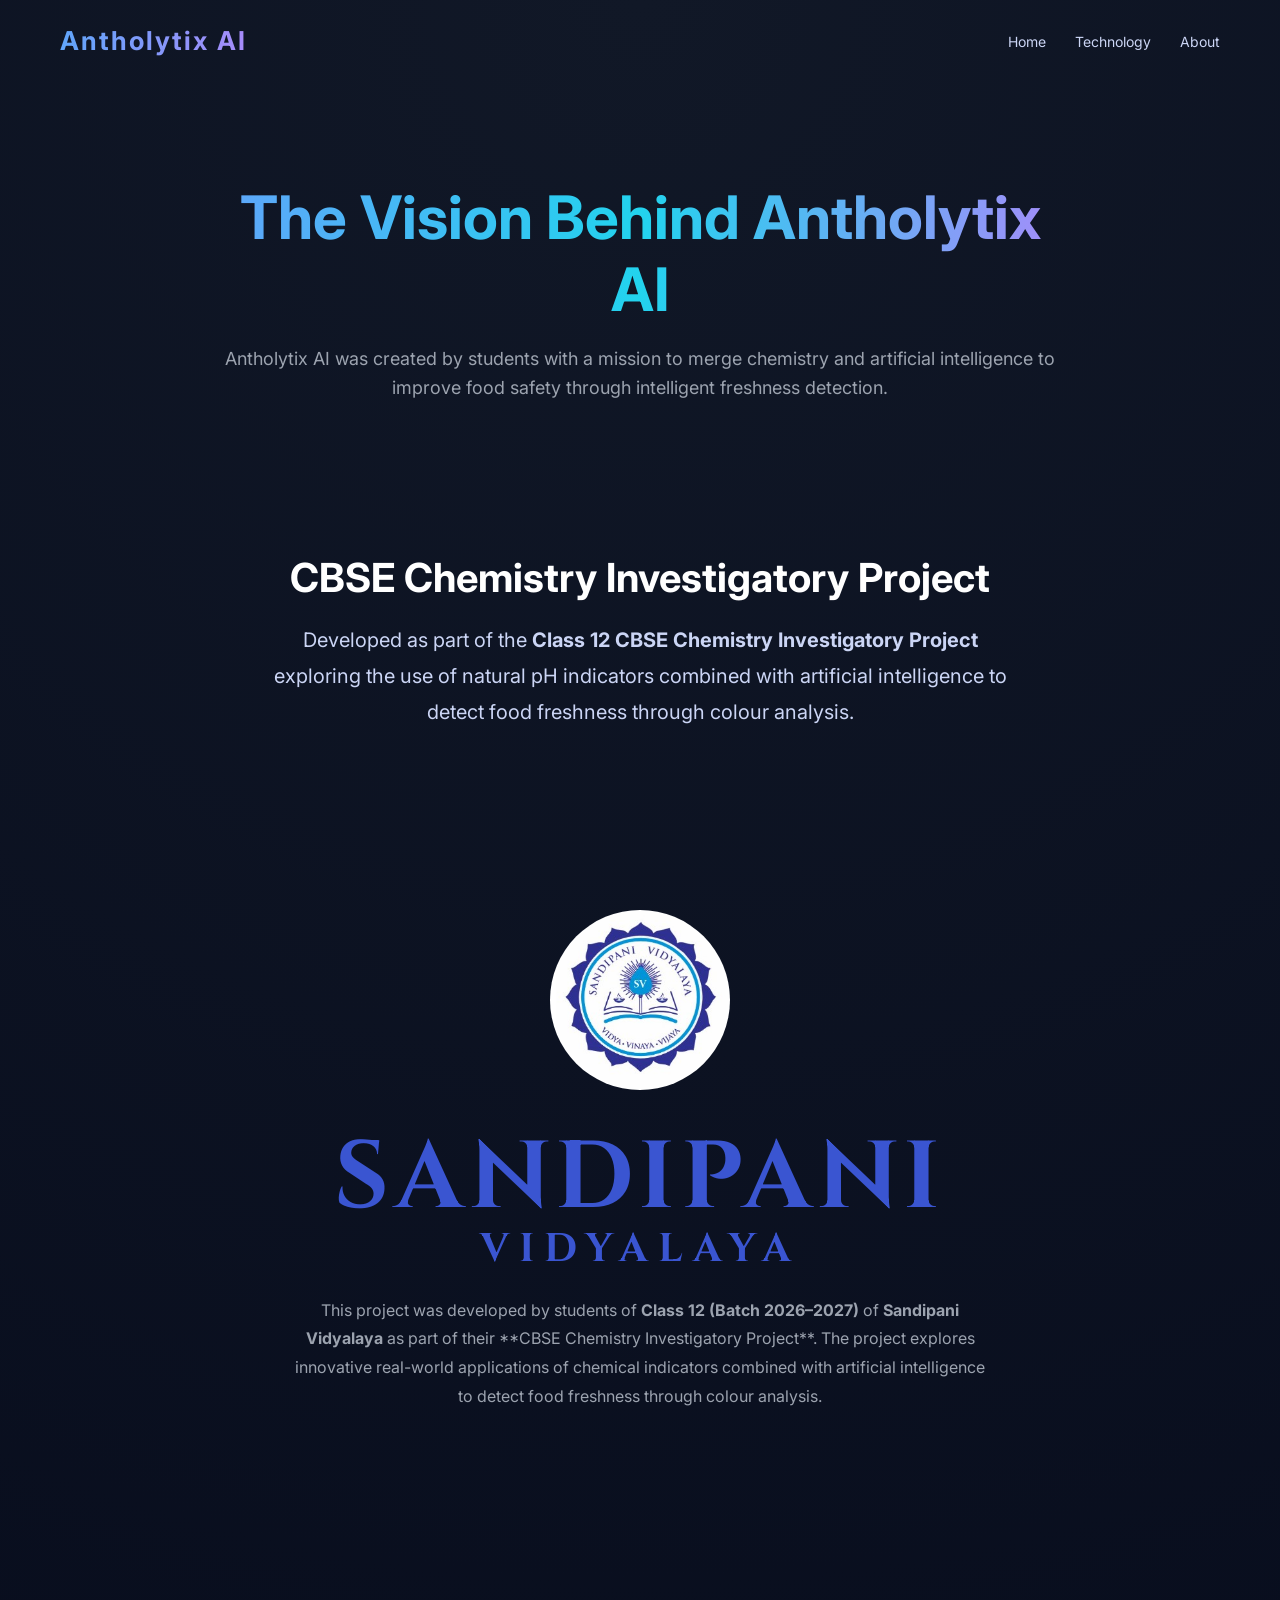
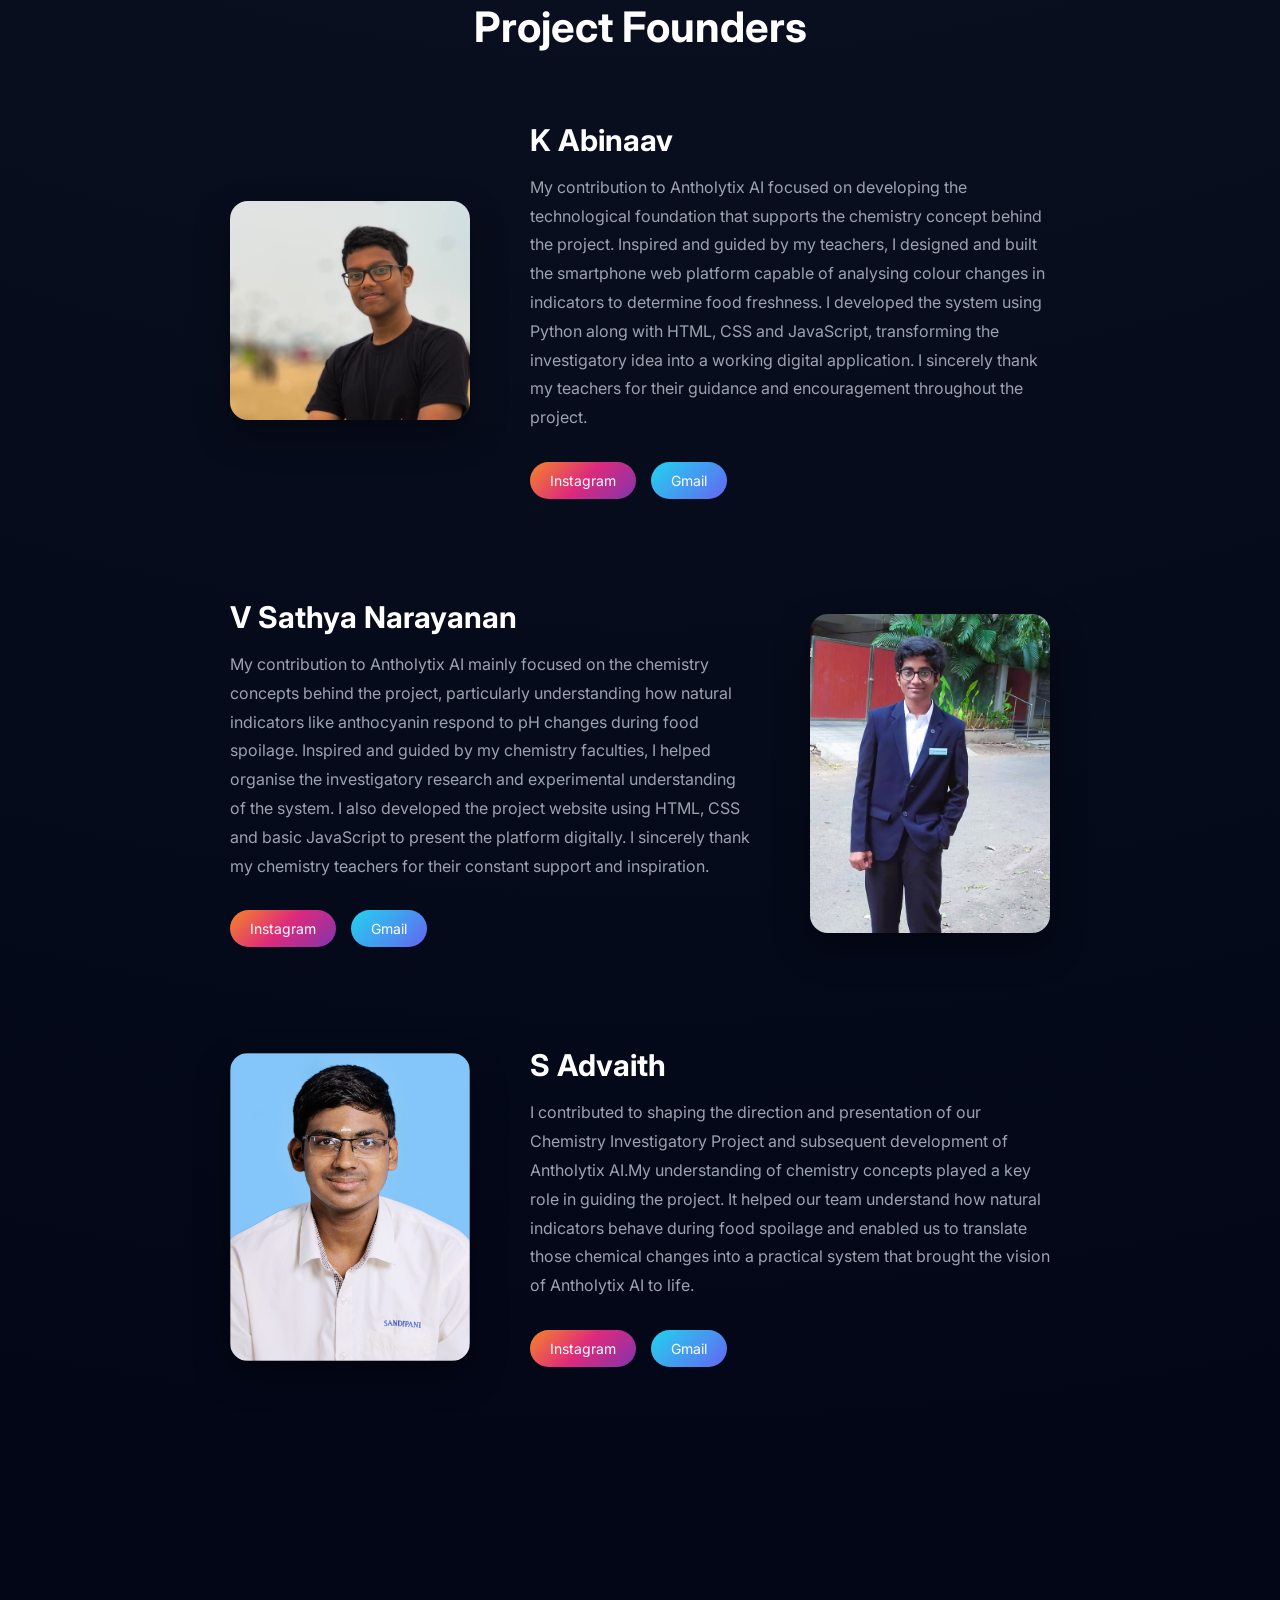
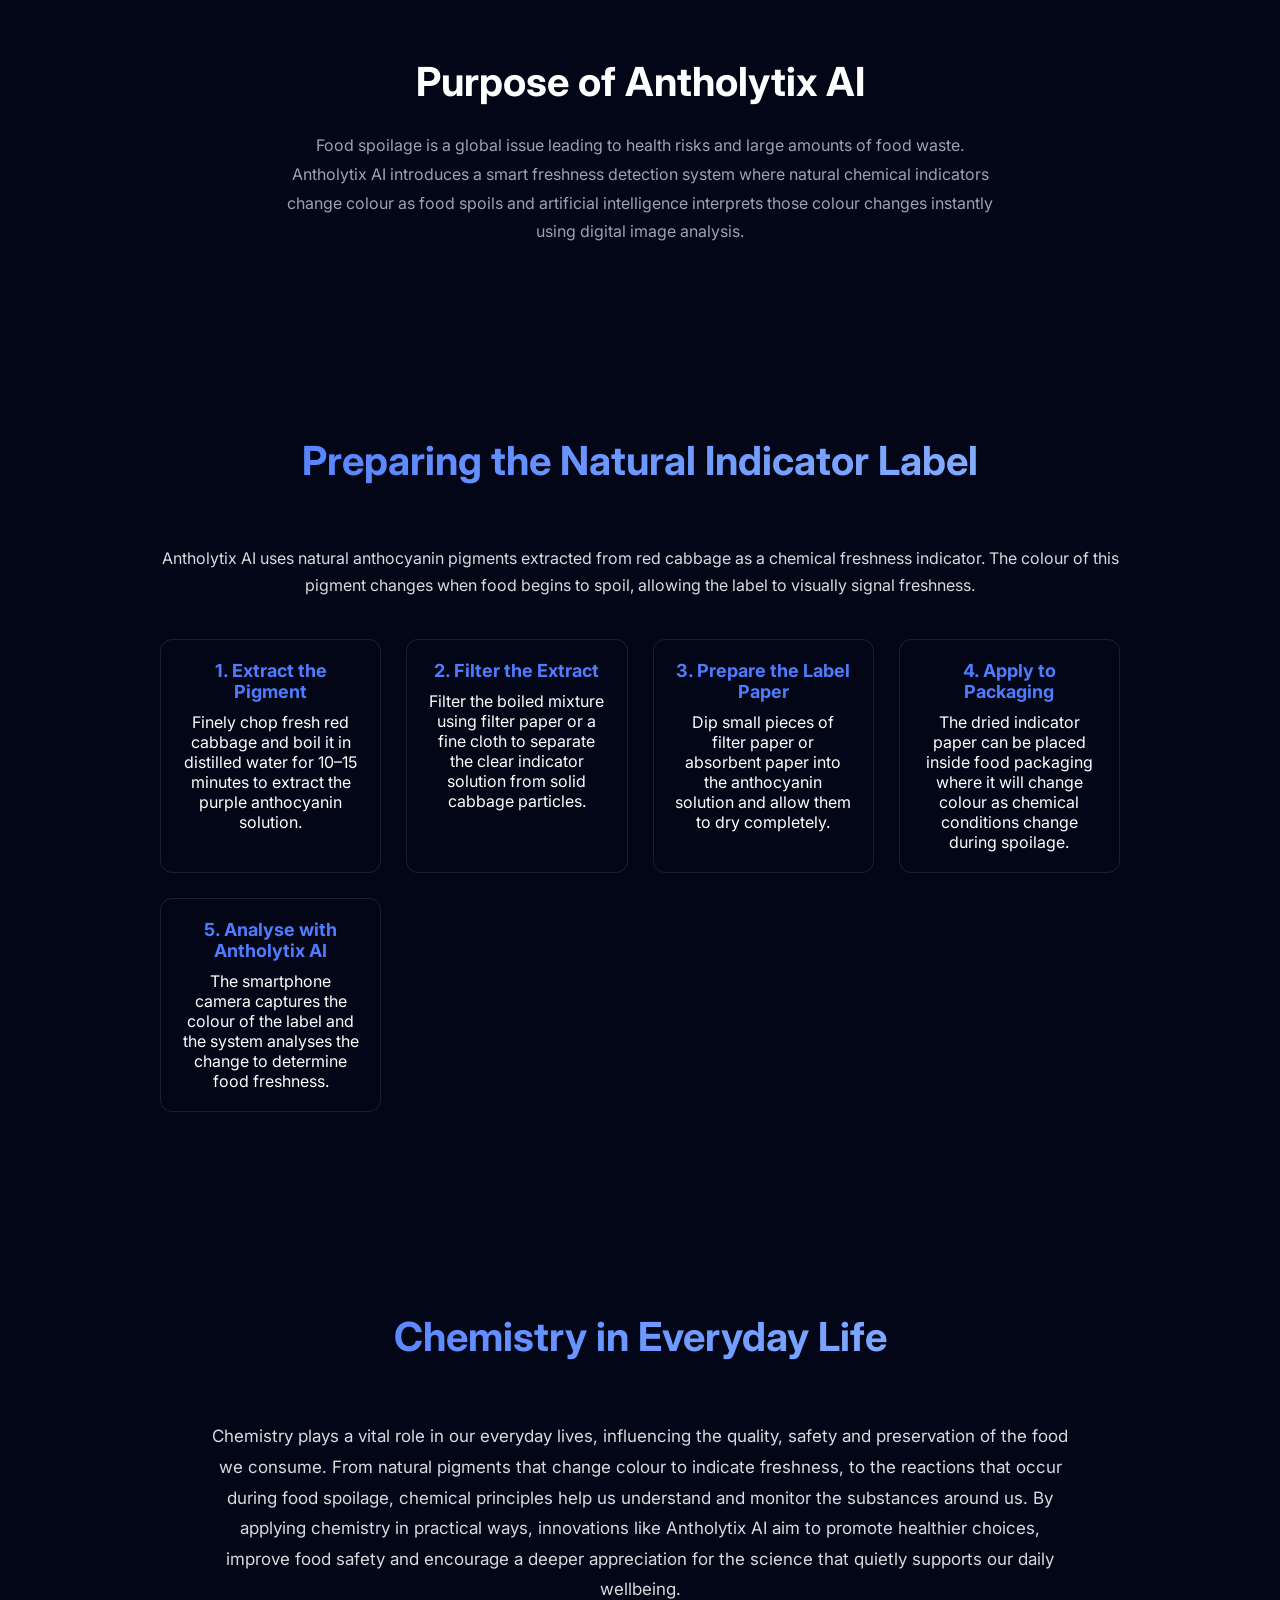
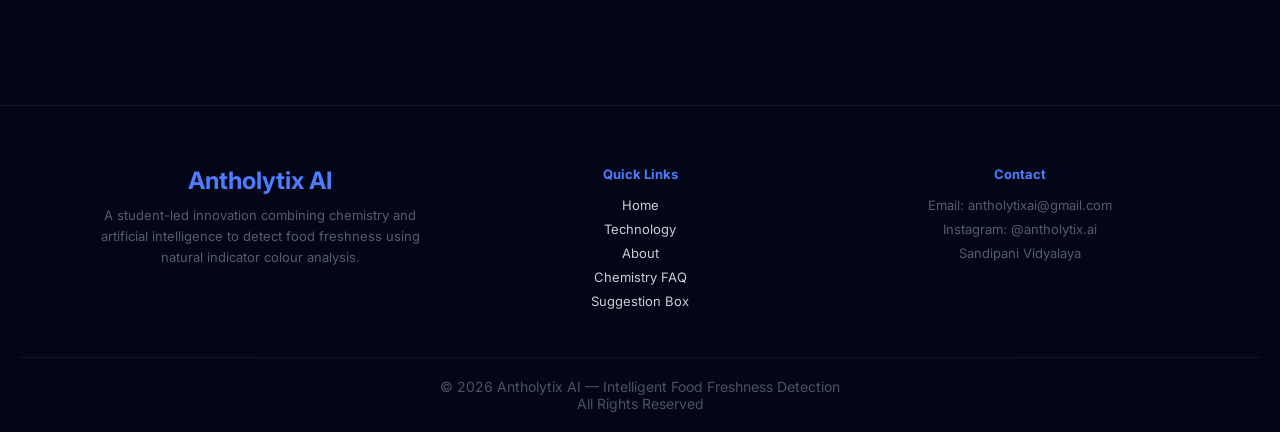
<file: Antholytix AI/templates/about.html>
<!DOCTYPE html>
<html lang="en">

<head>
<link href="https://fonts.googleapis.com/css2?family=Cinzel:wght@600;700&display=swap" rel="stylesheet">
<meta charset="UTF-8">
<meta name="viewport" content="width=device-width, initial-scale=1.0">

<title>About | Antholytix AI</title>

<link rel="stylesheet" href="../static/css/style.css">

<link href="https://fonts.googleapis.com/css2?family=Inter:wght@300;400;600;700&display=swap" rel="stylesheet">

</head>

<body>

<nav>

<div class="logo">Antholytix AI</div>

<div class="navlinks">
<a href="home.html">Home</a>
<a href="technology.html">Technology</a>
<a href="about.html">About</a>
</div>

</nav>



<!-- HERO -->

<section class="about-hero">

<h1 class="gradient-title">The Vision Behind Antholytix AI</h1>

<p>
Antholytix AI was created by students with a mission to merge
chemistry and artificial intelligence to improve food safety
through intelligent freshness detection.
</p>

</section>



<!-- PROJECT -->

<section class="project-highlight">

<h2>CBSE Chemistry Investigatory Project</h2>

<p class="big-text">

Developed as part of the  
<b>Class 12 CBSE Chemistry Investigatory Project</b>

exploring the use of natural pH indicators combined with
artificial intelligence to detect food freshness through
colour analysis.

</p>

</section>



<!-- SCHOOL SECTION WITH LOGO + TITLE -->

<section class="school-section">

<div class="school-header">

<img src="../static/img/logo.jpg" class="school-logo">

<h1 class="school-name">SANDIPANI</h1>
<h2 class="school-sub">VIDYALAYA</h2>

</div>

<p class="school-desc">

This project was developed by students of  
<b>Class 12 (Batch 2026–2027)</b> of <b>Sandipani Vidyalaya</b>  
as part of their **CBSE Chemistry Investigatory Project**.

The project explores innovative real-world applications of
chemical indicators combined with artificial intelligence
to detect food freshness through colour analysis.

</p>

</section>



<!-- FOUNDERS -->

<section class="founders">

<h2>Project Founders</h2>



<div class="founder">

<img src="../static/img/abinaav.jpg" class="founder-img">

<div class="founder-text">

<h3>K Abinaav</h3>

<p>

My contribution to Antholytix AI focused on developing the technological 
foundation that supports the chemistry concept behind the project. 
Inspired and guided by my teachers, I designed and built the smartphone 
web platform capable of analysing colour changes in indicators to determine 
food freshness. I developed the system using Python along with HTML, CSS and 
JavaScript, transforming the investigatory idea into a working digital application. 
I sincerely thank my teachers for their guidance and encouragement throughout the project.

</p>

<div class="founder-buttons">

<a href="https://instagram.com/abinaavk" target="_blank" class="insta">Instagram</a>
<a href="mailto:vain.blackmail@gmail.com" class="mail">Gmail</a>

</div>

</div>

</div>



<div class="founder reverse">

<img src="../static/img/sathya.jpg" class="founder-img">

<div class="founder-text">

<h3>V Sathya Narayanan</h3>

<p>

My contribution to Antholytix AI mainly focused on the 
chemistry concepts behind the project, particularly understanding 
how natural indicators like anthocyanin respond to pH changes during 
food spoilage. Inspired and guided by my chemistry faculties, I 
helped organise the investigatory research and experimental understanding 
of the system. I also developed the project website using HTML, CSS 
and basic JavaScript to present the platform digitally. I sincerely thank 
my chemistry teachers for their constant support and inspiration.

</p>

<div class="founder-buttons">

<a href="https://instagram.com/yourstruly_sathyanv" target="_blank" class="insta">Instagram</a>
<a href="mailto:veeraragavansathyanarayanan@gmail.com" class="mail">Gmail</a>

</div>

</div>

</div>



<div class="founder">

<img src="../static/img/advaith.jpg" class="founder-img">

<div class="founder-text">

<h3>S Advaith</h3>

<p>

I contributed to shaping the direction and presentation
of our Chemistry Investigatory Project and 
subsequent development of Antholytix AI.My understanding 
of chemistry concepts played a key role in guiding the project. 
It helped our team understand how natural indicators behave 
during food spoilage and enabled us to translate those chemical changes into 
a practical system that brought the vision of Antholytix AI to life.

</p>

<div class="founder-buttons">

<a href="https://instagram.com/advaithsathish" target="_blank" class="insta">Instagram</a>
<a href="mailto:advaithjagadeesh2009@gmail.com" class="mail">Gmail</a>

</div>

</div>

</div>


</section>

<!-- PURPOSE -->

<section class="vision-section">

<h2>Purpose of Antholytix AI</h2>

<p>

Food spoilage is a global issue leading to health risks and
large amounts of food waste.

Antholytix AI introduces a smart freshness detection system
where natural chemical indicators change colour as food spoils
and artificial intelligence interprets those colour changes
instantly using digital image analysis.

</p>

</section>

<section class="indicator-section">

<h2 class="section-title">Preparing the Natural Indicator Label</h2>

<p class="indicator-intro">
Antholytix AI uses natural anthocyanin pigments extracted from red cabbage
as a chemical freshness indicator. The colour of this pigment changes when
food begins to spoil, allowing the label to visually signal freshness.
</p>

<div class="indicator-steps">

<div class="step">
<h3>1. Extract the Pigment</h3>
<p>Finely chop fresh red cabbage and boil it in distilled water for
10–15 minutes to extract the purple anthocyanin solution.</p>
</div>

<div class="step">
<h3>2. Filter the Extract</h3>
<p>Filter the boiled mixture using filter paper or a fine cloth to
separate the clear indicator solution from solid cabbage particles.</p>
</div>

<div class="step">
<h3>3. Prepare the Label Paper</h3>
<p>Dip small pieces of filter paper or absorbent paper into the
anthocyanin solution and allow them to dry completely.</p>
</div>

<div class="step">
<h3>4. Apply to Packaging</h3>
<p>The dried indicator paper can be placed inside food packaging
where it will change colour as chemical conditions change during spoilage.</p>
</div>

<div class="step">
<h3>5. Analyse with Antholytix AI</h3>
<p>The smartphone camera captures the colour of the label and the
system analyses the change to determine food freshness.</p>
</div>

</div>

</section>



<section class="chemistry-life">

<h2 class="section-title">Chemistry in Everyday Life</h2>

<p class="chemistry-text">
Chemistry plays a vital role in our everyday lives, influencing the quality, safety and preservation of the food we consume. From natural pigments that change colour to indicate freshness, to the reactions that occur during food spoilage, chemical principles help us understand and monitor the substances around us. By applying chemistry in practical ways, innovations like Antholytix AI aim to promote healthier choices, improve food safety and encourage a deeper appreciation for the science that quietly supports our daily wellbeing.
</p>

</section>


<footer class="main-footer">

<div class="footer-container">

<div class="footer-brand">
<h3>Antholytix AI</h3>
<p>
A student-led innovation combining chemistry and artificial
intelligence to detect food freshness using natural
indicator colour analysis.
</p>
</div>


<div class="footer-links">

<h4>Quick Links</h4>

<a href="home.html">Home</a>
<a href="technology.html">Technology</a>
<a href="about.html">About</a>
<a href="home.html#faq">Chemistry FAQ</a>
<a href="home.html#suggestions">Suggestion Box</a>

</div>


<div class="footer-contact">

<h4>Contact</h4>

<p>Email: antholytixai@gmail.com</p>
<p>Instagram: @antholytix.ai</p>
<p>Sandipani Vidyalaya</p>

</div>

</div>


<div class="footer-bottom">
<p>© 2026 Antholytix AI — Intelligent Food Freshness Detection<br>All Rights Reserved
</p>
</div>

</footer>


</body>
</html>
</file>
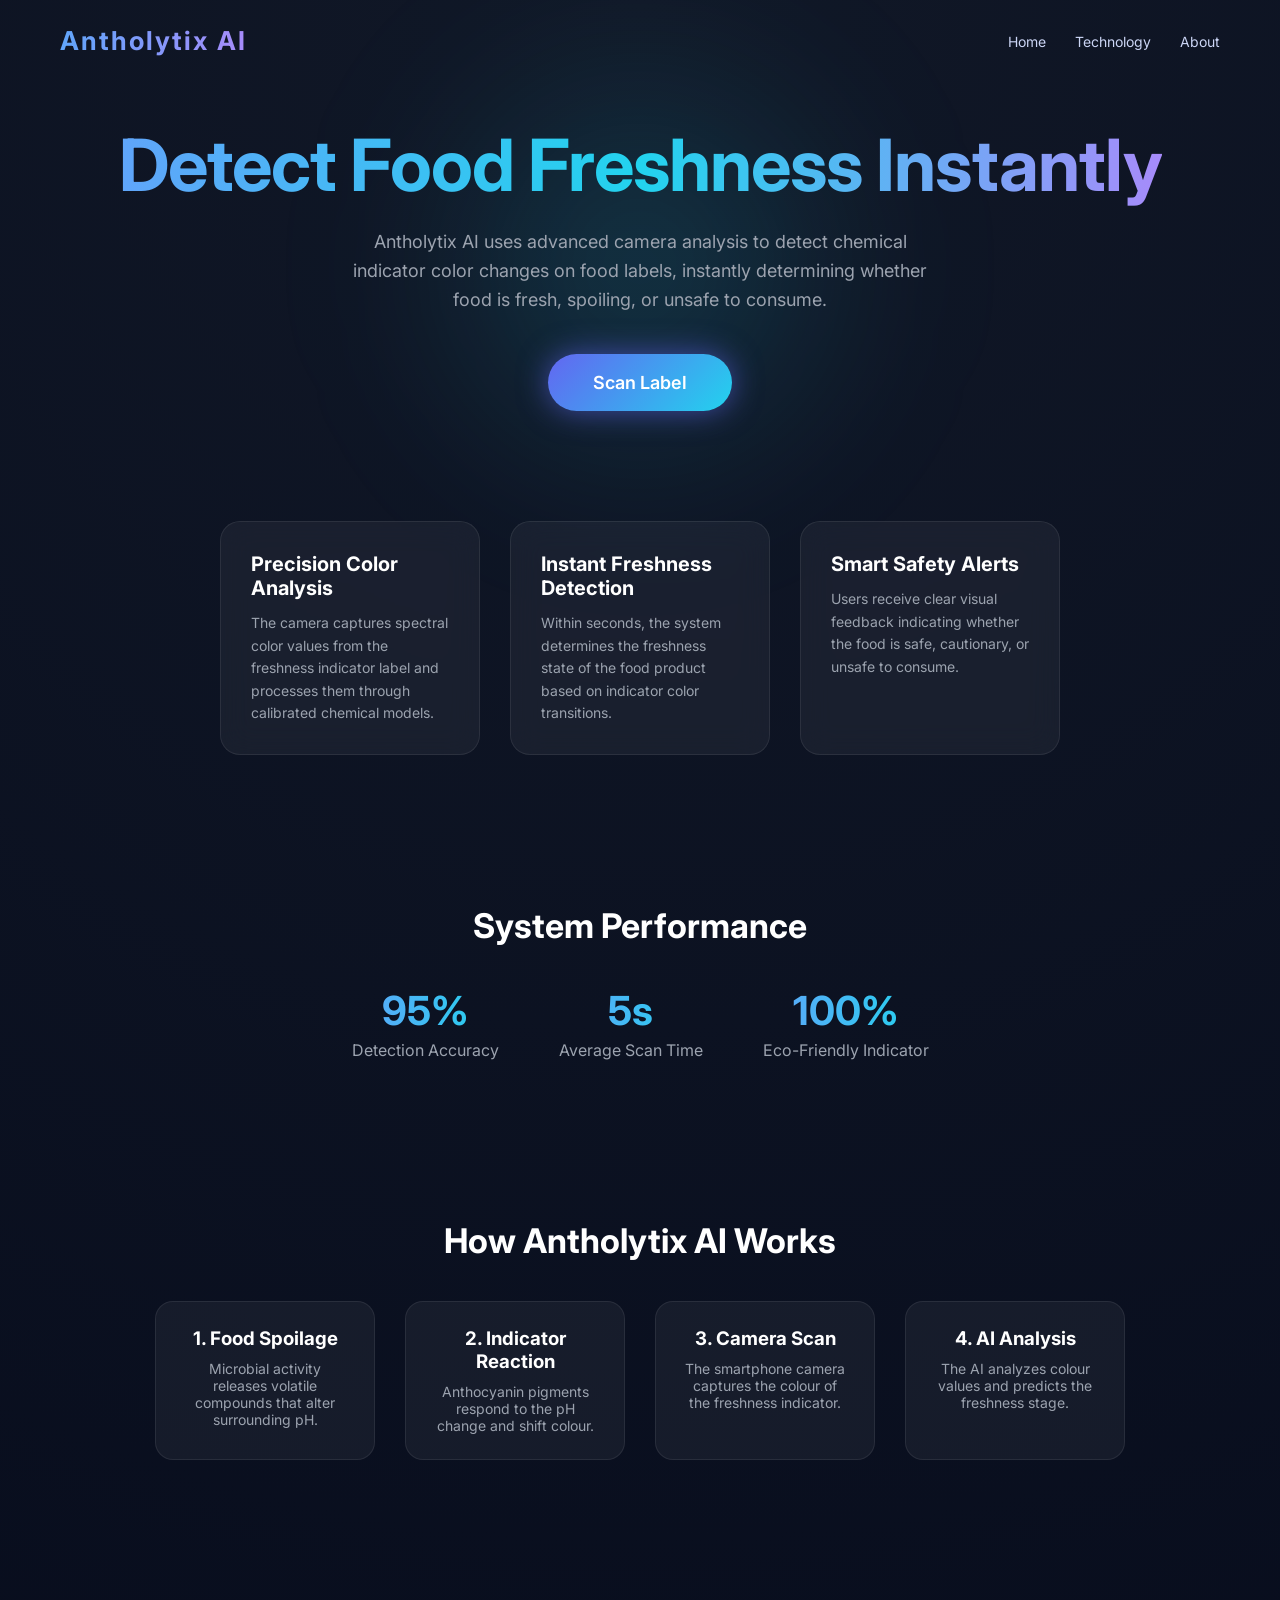
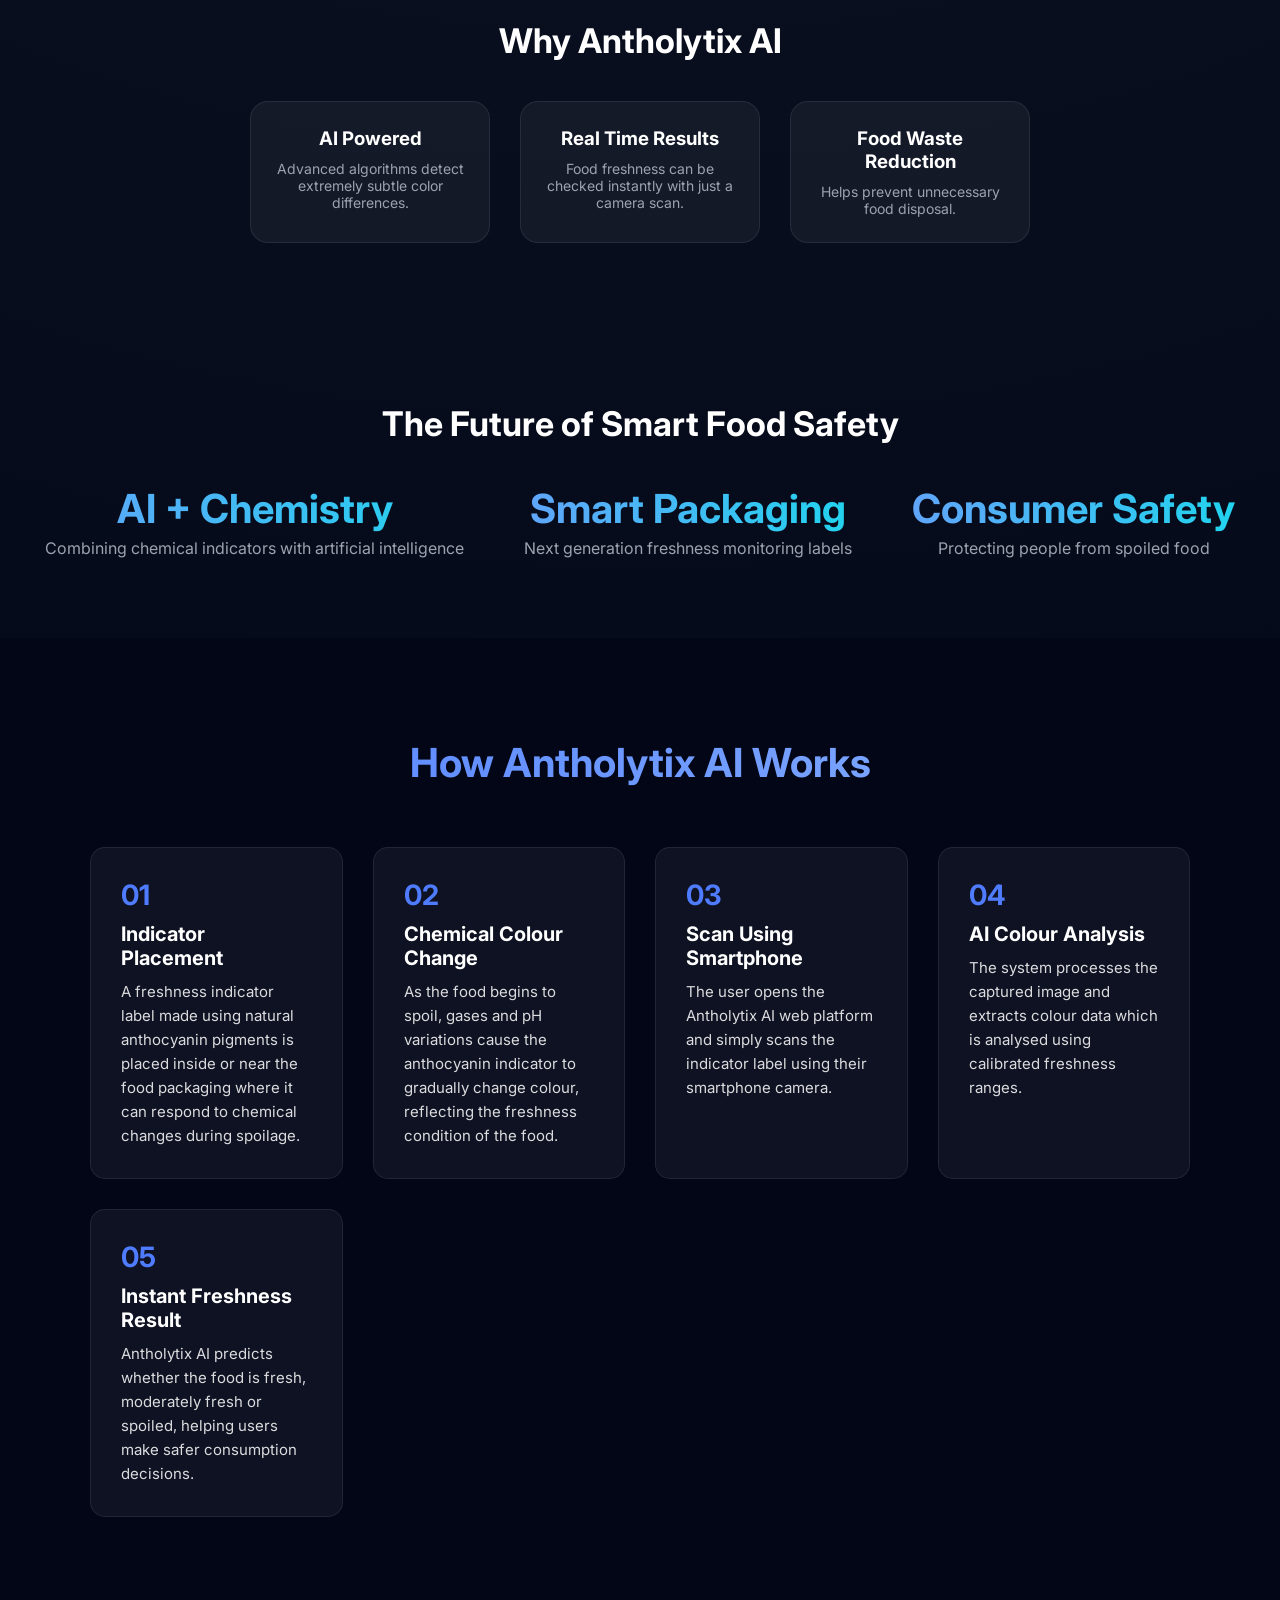
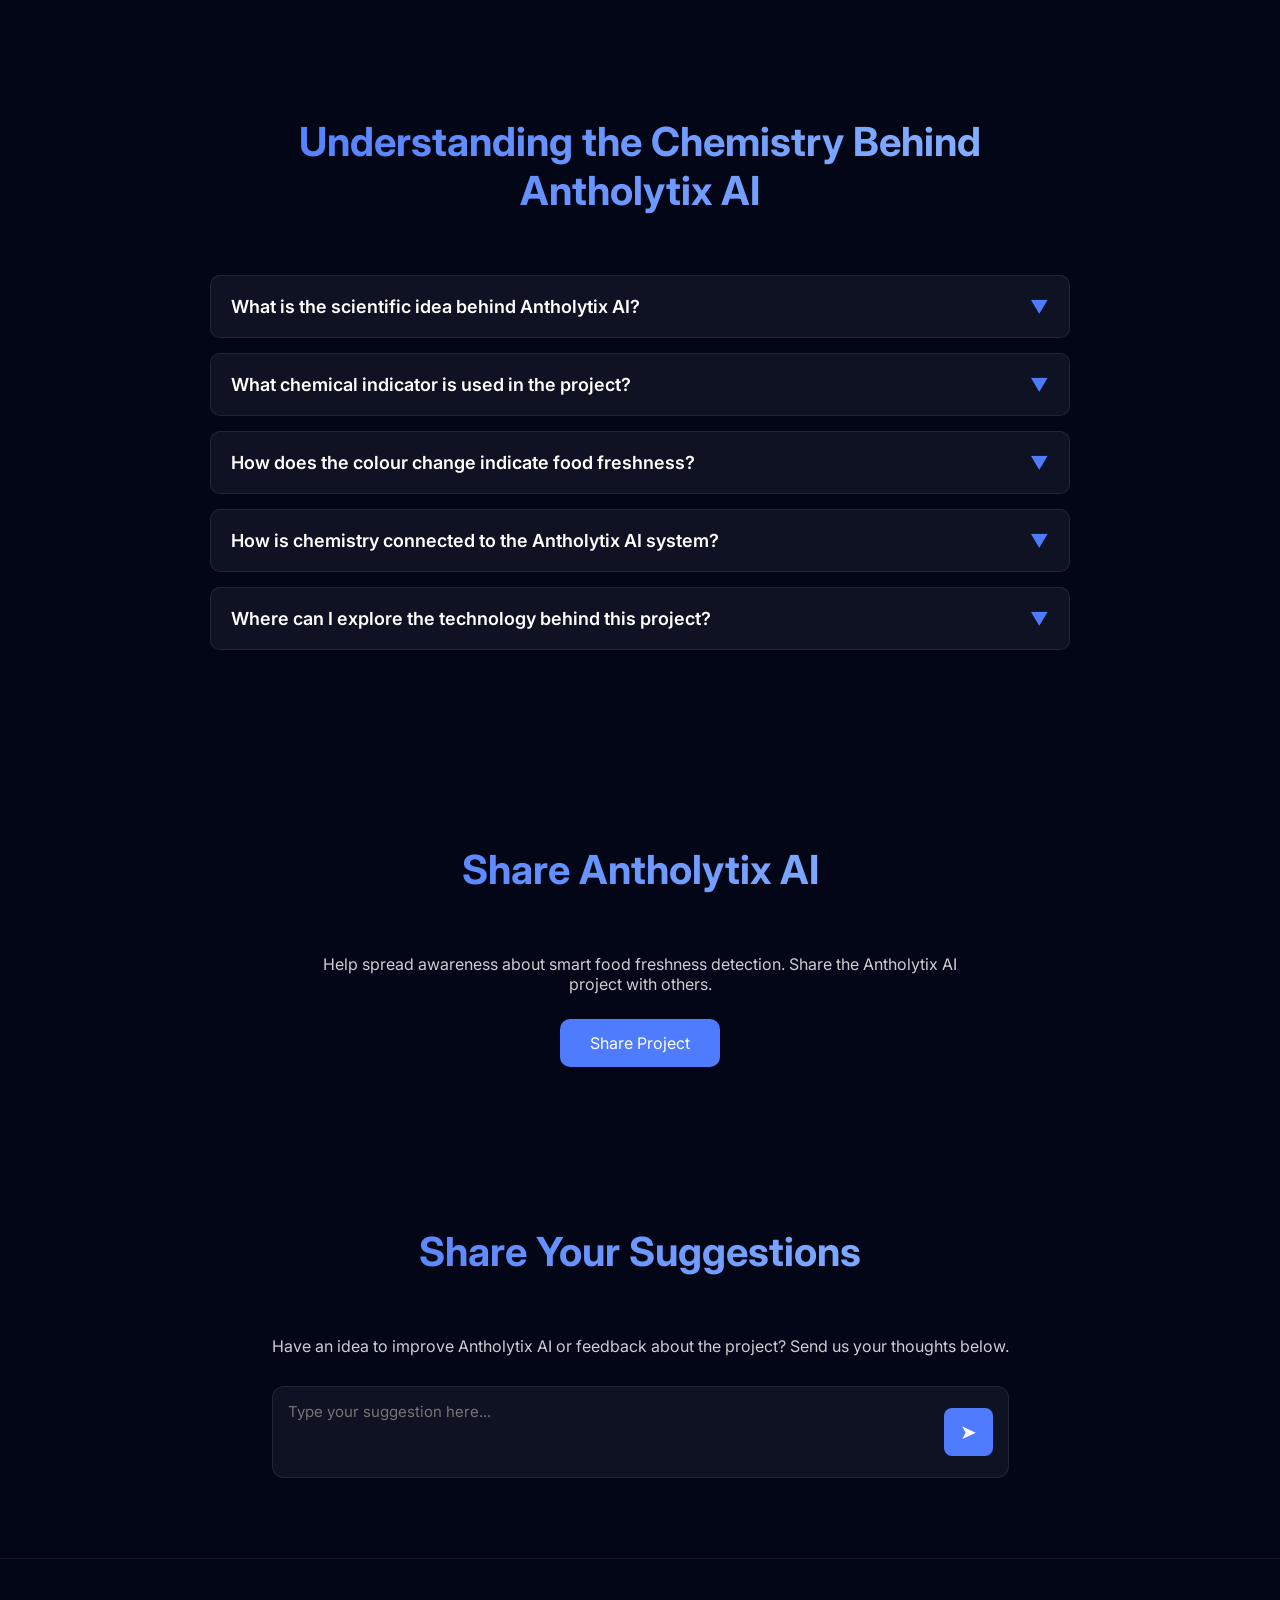
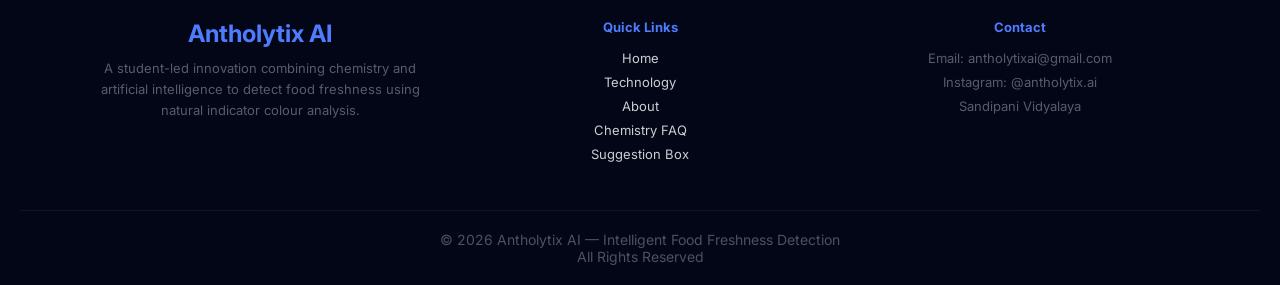
<file: Antholytix AI/templates/home.html>
<!DOCTYPE html>
<html lang="en">
<head>
<meta charset="UTF-8">
<meta name="viewport" content="width=device-width, initial-scale=1.0">

<title>Antholytix AI | Intelligent Food Freshness Detection</title>

<link rel="stylesheet" href="../static/css/style.css">
<link href="https://fonts.googleapis.com/css2?family=Inter:wght@300;400;600;700&display=swap" rel="stylesheet">
</head>

<body>

<nav>
<div class="logo">Antholytix AI</div>

<div class="navlinks">
<a href="home.html">Home</a>
<a href="technology.html">Technology</a>
<a href="about.html">About</a>
</div>
</nav>


<section class="hero">

<h1>Detect Food Freshness Instantly</h1>

<p>
Antholytix AI uses advanced camera analysis to detect chemical indicator
color changes on food labels, instantly determining whether food is fresh,
spoiling, or unsafe to consume.
</p>

<label for="cameraInput" class="scan-btn">Scan Label</label>

<input 
type="file" 
id="cameraInput" 
accept="image/*" 
capture="environment" 
style="display:none"
>

</section>


<section class="features">

<div class="card">
<h3>Precision Color Analysis</h3>
<p>
The camera captures spectral color values from the freshness indicator label
and processes them through calibrated chemical models.
</p>
</div>

<div class="card">
<h3>Instant Freshness Detection</h3>
<p>
Within seconds, the system determines the freshness state of the food
product based on indicator color transitions.
</p>
</div>

<div class="card">
<h3>Smart Safety Alerts</h3>
<p>
Users receive clear visual feedback indicating whether the food is safe,
cautionary, or unsafe to consume.
</p>
</div>

</section>


<!-- SYSTEM PERFORMANCE -->

<section class="stats">

<h2>System Performance</h2>

<div class="stats-container">

<div class="stat-box">
<h3>95%</h3>
<p>Detection Accuracy</p>
</div>

<div class="stat-box">
<h3>5s</h3>
<p>Average Scan Time</p>
</div>

<div class="stat-box">
<h3>100%</h3>
<p>Eco-Friendly Indicator</p>
</div>

</div>

</section>



<!-- HOW IT WORKS -->

<section class="workflow">

<h2>How Antholytix AI Works</h2>

<div class="workflow-container">

<div class="workflow-card">
<h3>1. Food Spoilage</h3>
<p>Microbial activity releases volatile compounds that alter surrounding pH.</p>
</div>

<div class="workflow-card">
<h3>2. Indicator Reaction</h3>
<p>Anthocyanin pigments respond to the pH change and shift colour.</p>
</div>

<div class="workflow-card">
<h3>3. Camera Scan</h3>
<p>The smartphone camera captures the colour of the freshness indicator.</p>
</div>

<div class="workflow-card">
<h3>4. AI Analysis</h3>
<p>The AI analyzes colour values and predicts the freshness stage.</p>
</div>

</div>

</section>



<!-- WHY ANTHOLYTIX -->

<section class="extra">

<h2>Why Antholytix AI</h2>

<div class="extra-container">

<div class="extra-card">
<h3>AI Powered</h3>
<p>Advanced algorithms detect extremely subtle color differences.</p>
</div>

<div class="extra-card">
<h3>Real Time Results</h3>
<p>Food freshness can be checked instantly with just a camera scan.</p>
</div>

<div class="extra-card">
<h3>Food Waste Reduction</h3>
<p>Helps prevent unnecessary food disposal.</p>
</div>

</div>

</section>



<!-- NEW SECTION -->

<section id="tf" class="stats">

<h2>The Future of Smart Food Safety</h2>

<div class="stats-container">

<div class="stat-box">
<h3>AI + Chemistry</h3>
<p>Combining chemical indicators with artificial intelligence</p>
</div>

<div class="stat-box">
<h3>Smart Packaging</h3>
<p>Next generation freshness monitoring labels</p>
</div>

<div class="stat-box">
<h3>Consumer Safety</h3>
<p>Protecting people from spoiled food</p>
</div>

</div>

</section>

<!-- HOW ANTHOLYTIX AI WORKS -->

<section id="hw" class="how-it-works">

<h2 class="section-title">How Antholytix AI Works</h2>

<div class="steps-container">

<div class="step-card">
<div class="step-number">01</div>
<h3>Indicator Placement</h3>
<p>
A freshness indicator label made using natural anthocyanin pigments is
placed inside or near the food packaging where it can respond to
chemical changes during spoilage.
</p>
</div>

<div class="step-card">
<div class="step-number">02</div>
<h3>Chemical Colour Change</h3>
<p>
As the food begins to spoil, gases and pH variations cause the
anthocyanin indicator to gradually change colour, reflecting
the freshness condition of the food.
</p>
</div>

<div class="step-card">
<div class="step-number">03</div>
<h3>Scan Using Smartphone</h3>
<p>
The user opens the Antholytix AI web platform and simply scans
the indicator label using their smartphone camera.
</p>
</div>

<div class="step-card">
<div class="step-number">04</div>
<h3>AI Colour Analysis</h3>
<p>
The system processes the captured image and extracts colour
data which is analysed using calibrated freshness ranges.
</p>
</div>

<div class="step-card">
<div class="step-number">05</div>
<h3>Instant Freshness Result</h3>
<p>
Antholytix AI predicts whether the food is fresh, moderately
fresh or spoiled, helping users make safer consumption decisions.
</p>
</div>

</div>

</section>

<!-- UNDERSTANDING THE CHEMISTRY -->

<section id="acc" class="antholytix-info">

<h2 class="section-title">Understanding the Chemistry Behind Antholytix AI</h2>

<div class="accordion">

<div class="accordion-item">

<button class="accordion-header">
What is the scientific idea behind Antholytix AI?
<span class="arrow">▼</span>
</button>

<div class="accordion-content">
<p>
Antholytix AI is based on the principle that food spoilage causes
chemical changes in the surrounding environment. As food begins
to degrade, compounds such as organic acids, amines and other
volatile substances are released, altering the pH conditions
around the food. These chemical changes can be detected using
natural pH-sensitive indicators.
</p>
</div>

</div>


<div class="accordion-item">

<button class="accordion-header">
What chemical indicator is used in the project?
<span class="arrow">▼</span>
</button>

<div class="accordion-content">
<p>
The project uses anthocyanin pigments extracted from natural
sources such as red cabbage or similar plant materials.
Anthocyanins are well known natural indicators that change
colour depending on the pH of their surroundings, making
them ideal for detecting chemical changes associated with
food spoilage.
</p>
</div>

</div>


<div class="accordion-item">

<button class="accordion-header">
How does the colour change indicate food freshness?
<span class="arrow">▼</span>
</button>

<div class="accordion-content">
<p>
During the spoilage process, microorganisms break down food
components and release gases and acidic or basic compounds.
These substances interact with the anthocyanin indicator,
causing visible colour changes. By analysing the colour
variation, the freshness stage of the food can be estimated.
</p>
</div>

</div>


<div class="accordion-item">

<button class="accordion-header">
How is chemistry connected to the Antholytix AI system?
<span class="arrow">▼</span>
</button>

<div class="accordion-content">
<p>
The chemistry concept forms the scientific foundation of the
system, as the indicator colour change represents the chemical
state of the food. The platform captures this colour using a
smartphone camera and interprets the indicator condition to
present a freshness prediction for the user.
</p>
</div>

</div>


<div class="accordion-item">

<button class="accordion-header">
Where can I explore the technology behind this project?
<span class="arrow">▼</span>
</button>

<div class="accordion-content">
<p>
To explore the working technology, indicator detection process
and application interface in more detail, please visit the
Technology page of this website and download the Antholytix AI
application demonstration.
</p>
</div>

</div>

</div>

</section>

<!-- SHARE PROJECT -->

<section class="share-project">

<h2 class="section-title">Share Antholytix AI</h2>

<p class="share-text">
Help spread awareness about smart food freshness detection.
Share the Antholytix AI project with others.
</p>

<button onclick="shareProject()" class="share-btn">
Share Project
</button>

</section>



<!-- SUGGESTION BOX -->

<section id="suggestions" class="suggestion-section">

<h2 class="section-title">Share Your Suggestions</h2>

<p class="suggestion-text">
Have an idea to improve Antholytix AI or feedback about the project?
Send us your thoughts below.
</p>

<div class="suggestion-box">

<textarea 
id="suggestionMessage"
placeholder="Type your suggestion here...">
</textarea>

<button class="send-btn" onclick="sendSuggestion()">➤</button>

</div>

</section>

<footer class="main-footer">

<div class="footer-container">

<div class="footer-brand">
<h3>Antholytix AI</h3>
<p>
A student-led innovation combining chemistry and artificial
intelligence to detect food freshness using natural
indicator colour analysis.
</p>
</div>


<div class="footer-links">

<h4>Quick Links</h4>

<a href="home.html">Home</a>
<a href="technology.html">Technology</a>
<a href="about.html">About</a>
<a href="home.html#acc">Chemistry FAQ</a>
<a href="home.html#suggestions">Suggestion Box</a>

</div>


<div class="footer-contact">

<h4>Contact</h4>

<p>Email: antholytixai@gmail.com</p>
<p>Instagram: @antholytix.ai</p>
<p>Sandipani Vidyalaya</p>

</div>

</div>


<div class="footer-bottom">
<p>© 2026 Antholytix AI — Intelligent Food Freshness Detection<br>All Rights Reserved
</p>
</div>

</footer>

<script src="../static/js/home.js"></script>

<script src="../static/js/home.js"></script>

</body>
</html>
</file>
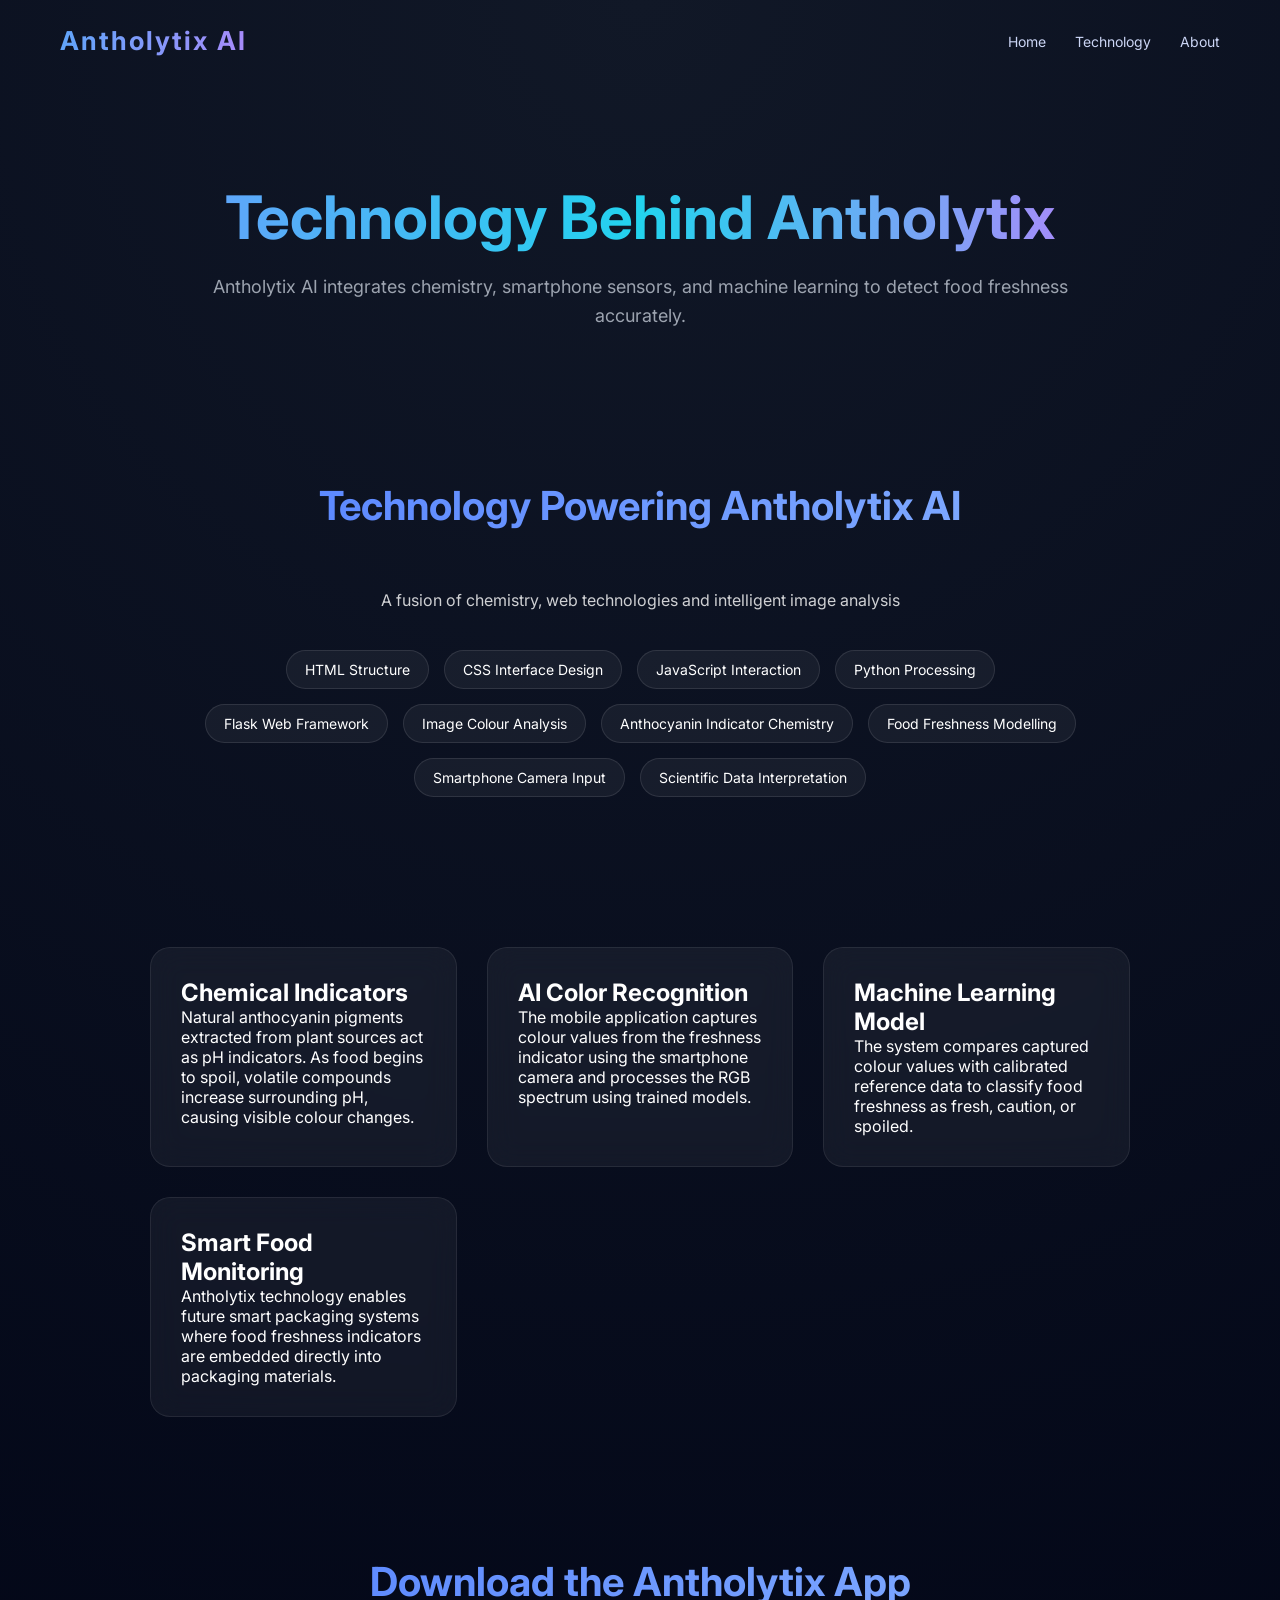
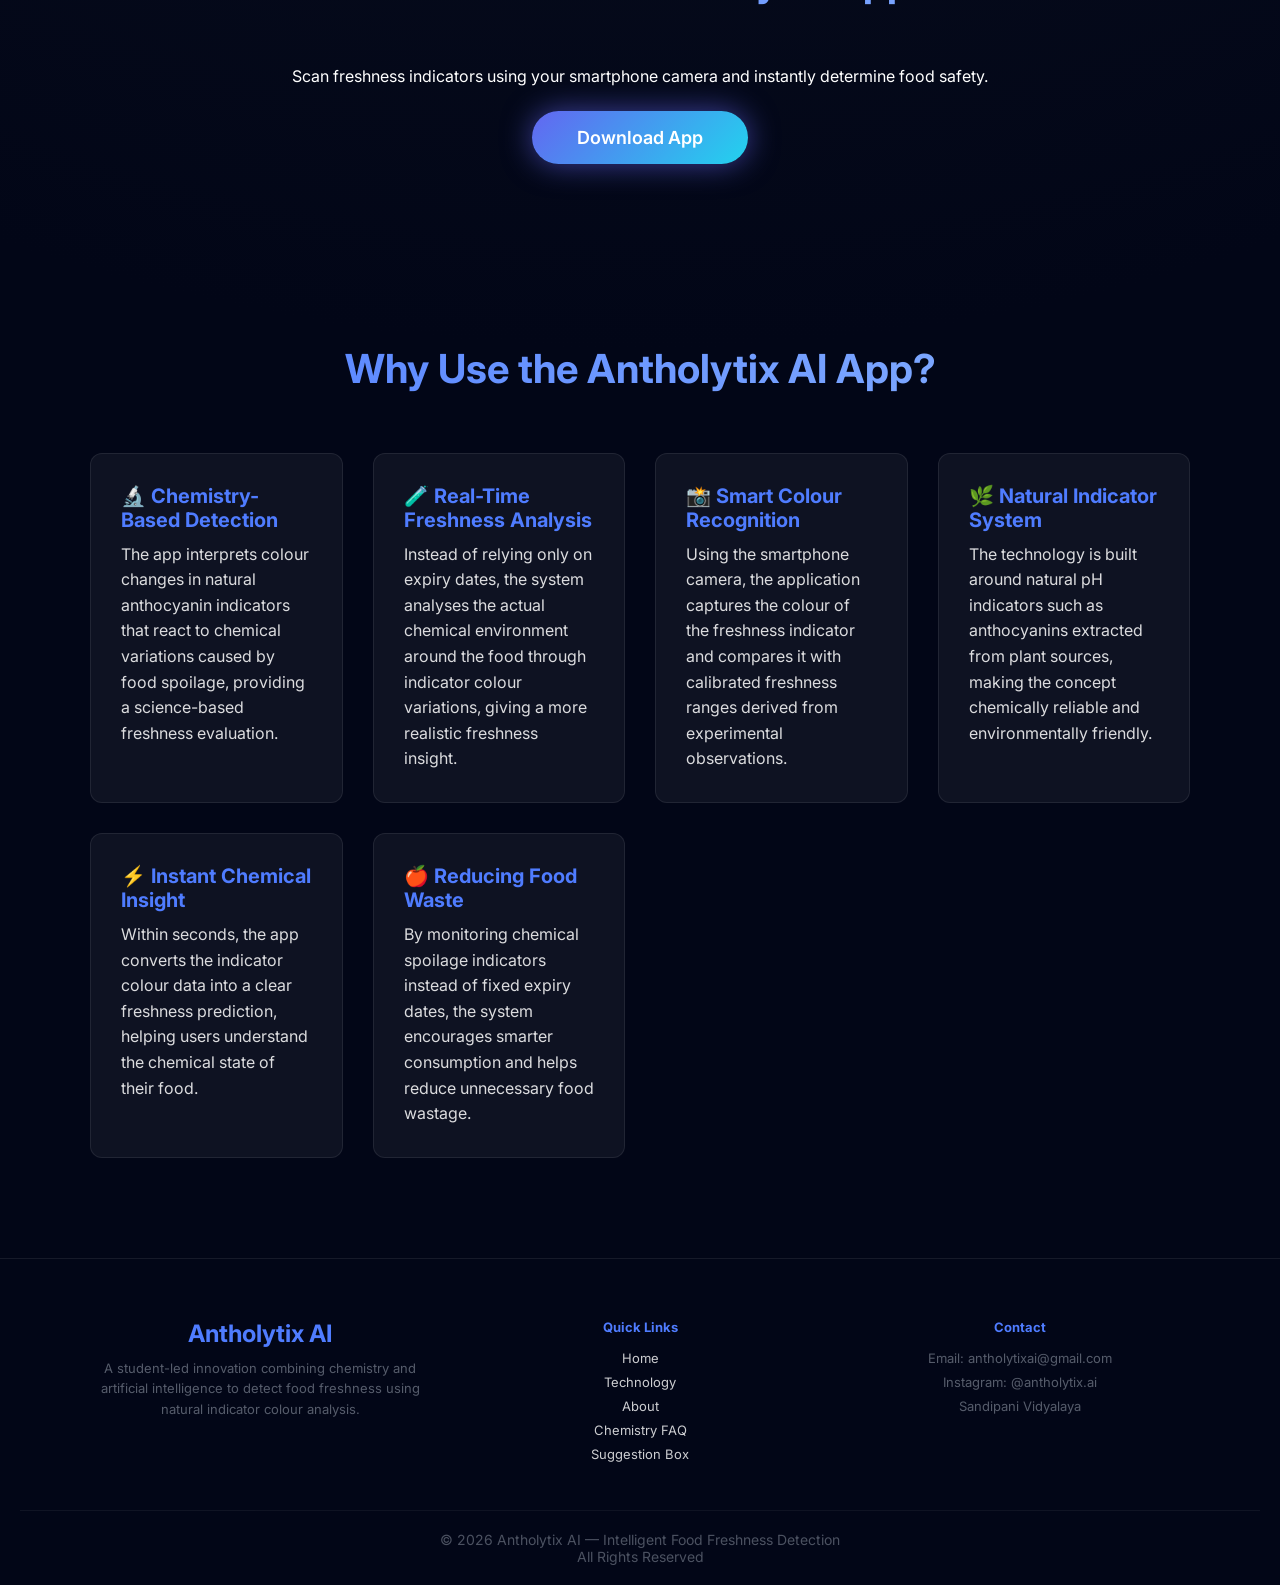
<file: Antholytix AI/templates/technology.html>
<!DOCTYPE html>
<html lang="en">
<head>
<meta charset="UTF-8">
<meta name="viewport" content="width=device-width, initial-scale=1.0">

<title>Technology | Antholytix AI</title>

<link rel="stylesheet" href="../static/css/style.css">
<link href="https://fonts.googleapis.com/css2?family=Inter:wght@300;400;600;700&display=swap" rel="stylesheet">

</head>

<body>

<nav>
<div class="logo">Antholytix AI</div>

<div class="navlinks">
<a href="home.html">Home</a>
<a href="technology.html">Technology</a>
<a href="about.html">About</a>
</div>
</nav>



<section class="about-hero">

<h1 class="gradient-title">Technology Behind Antholytix</h1>

<p>
Antholytix AI integrates chemistry, smartphone sensors,
and machine learning to detect food freshness accurately.
</p>

</section>

<!-- TECHNOLOGY STACK -->

<section class="tech-stack">

<h2 class="section-title">Technology Powering Antholytix AI</h2>

<p class="tech-subtitle">
A fusion of chemistry, web technologies and intelligent image analysis
</p>

<div class="tech-tags">

<span>HTML Structure</span>
<span>CSS Interface Design</span>
<span>JavaScript Interaction</span>
<span>Python Processing</span>
<span>Flask Web Framework</span>
<span>Image Colour Analysis</span>
<span>Anthocyanin Indicator Chemistry</span>
<span>Food Freshness Modelling</span>
<span>Smartphone Camera Input</span>
<span>Scientific Data Interpretation</span>

</div>

</section>

<section class="about-grid">

<div class="about-card">
<h2>Chemical Indicators</h2>

<p>
Natural anthocyanin pigments extracted from plant sources
act as pH indicators. As food begins to spoil,
volatile compounds increase surrounding pH,
causing visible colour changes.
</p>

</div>


<div class="about-card">

<h2>AI Color Recognition</h2>

<p>
The mobile application captures colour values from
the freshness indicator using the smartphone camera
and processes the RGB spectrum using trained models.
</p>

</div>


<div class="about-card">

<h2>Machine Learning Model</h2>

<p>
The system compares captured colour values with
calibrated reference data to classify food freshness
as fresh, caution, or spoiled.
</p>

</div>


<div class="about-card">

<h2>Smart Food Monitoring</h2>

<p>
Antholytix technology enables future smart packaging
systems where food freshness indicators are embedded
directly into packaging materials.
</p>

</div>

</section>



<section class="download">

<h2 class="section-title">Download the Antholytix App</h2>

<p>
Scan freshness indicators using your smartphone camera
and instantly determine food safety.
</p>

<button class="download-btn">Download App</button>

</section>

<!-- WHY DOWNLOAD THE APP -->

<section class="app-benefits">

<h2 class="section-title">Why Use the Antholytix AI App?</h2>

<div class="benefits-container">

<div class="benefit-card">
<h3>🔬 Chemistry-Based Detection</h3>
<p>
The app interprets colour changes in natural anthocyanin indicators
that react to chemical variations caused by food spoilage,
providing a science-based freshness evaluation.
</p>
</div>

<div class="benefit-card">
<h3>🧪 Real-Time Freshness Analysis</h3>
<p>
Instead of relying only on expiry dates, the system analyses the
actual chemical environment around the food through indicator
colour variations, giving a more realistic freshness insight.
</p>
</div>

<div class="benefit-card">
<h3>📸 Smart Colour Recognition</h3>
<p>
Using the smartphone camera, the application captures the colour
of the freshness indicator and compares it with calibrated
freshness ranges derived from experimental observations.
</p>
</div>

<div class="benefit-card">
<h3>🌿 Natural Indicator System</h3>
<p>
The technology is built around natural pH indicators such as
anthocyanins extracted from plant sources, making the concept
chemically reliable and environmentally friendly.
</p>
</div>

<div class="benefit-card">
<h3>⚡ Instant Chemical Insight</h3>
<p>
Within seconds, the app converts the indicator colour data
into a clear freshness prediction, helping users understand
the chemical state of their food.
</p>
</div>

<div class="benefit-card">
<h3>🍎 Reducing Food Waste</h3>
<p>
By monitoring chemical spoilage indicators instead of fixed
expiry dates, the system encourages smarter consumption and
helps reduce unnecessary food wastage.
</p>
</div>

</div>

</section>

<footer class="main-footer">

<div class="footer-container">

<div class="footer-brand">
<h3>Antholytix AI</h3>
<p>
A student-led innovation combining chemistry and artificial
intelligence to detect food freshness using natural
indicator colour analysis.
</p>
</div>


<div class="footer-links">

<h4>Quick Links</h4>

<a href="home.html">Home</a>
<a href="technology.html">Technology</a>
<a href="about.html">About</a>
<a href="home.html#faq">Chemistry FAQ</a>
<a href="home.html#suggestions">Suggestion Box</a>

</div>


<div class="footer-contact">

<h4>Contact</h4>

<p>Email: antholytixai@gmail.com</p>
<p>Instagram: @antholytix.ai</p>
<p>Sandipani Vidyalaya</p>

</div>

</div>


<div class="footer-bottom">
<p>© 2026 Antholytix AI — Intelligent Food Freshness Detection<br>All Rights Reserved</p>
</div>

</footer>

</body>
</html>
</file>
<file: Antholytix AI/static/css/style.css>
*{
margin:0;
padding:0;
box-sizing:border-box;
font-family:'Inter',sans-serif;
}

body{
background: radial-gradient(circle at top,#111827,#020617 60%);
color:white;
min-height:100vh;
display:flex;
flex-direction:column;
overflow-x:hidden;
}

/* NAVBAR */

nav{
display:flex;
justify-content:space-between;
align-items:center;
padding:25px 60px;
}

.logo{
font-size:26px;
font-weight:700;
letter-spacing:2px;
background:linear-gradient(90deg,#60a5fa,#a78bfa);
-webkit-background-clip:text;
-webkit-text-fill-color:transparent;
}

.navlinks a{
color:#cbd5f5;
text-decoration:none;
margin-left:25px;
font-size:14px;
position:relative;
transition:0.3s;
}

.navlinks a::after{
content:"";
position:absolute;
left:0;
bottom:-6px;
width:0%;
height:2px;
background:#22d3ee;
transition:0.3s;
}

.navlinks a:hover{
color:white;
}

.navlinks a:hover::after{
width:100%;
}

/* HERO SECTION */

.hero{
flex:1;
display:flex;
flex-direction:column;
align-items:center;
justify-content:center;
text-align:center;
padding:40px;
position:relative;
}

.hero::before{
content:"";
position:absolute;
width:600px;
height:600px;
background:radial-gradient(circle,#22d3ee33,transparent 60%);
filter:blur(80px);
z-index:-1;
animation:glowMove 8s infinite alternate ease-in-out;
}

@keyframes glowMove{
0%{transform:translateY(-40px)}
100%{transform:translateY(40px)}
}

.hero h1{
font-size:72px;
font-weight:700;
letter-spacing:-1px;
margin-bottom:20px;

background:linear-gradient(90deg,#60a5fa,#22d3ee,#a78bfa);
-webkit-background-clip:text;
-webkit-text-fill-color:transparent;
}

.hero p{
font-size:18px;
max-width:600px;
color:#9ca3af;
margin-bottom:40px;
line-height:1.6;
}

/* SCAN BUTTON */

.scan-btn{
padding:18px 45px;
border-radius:50px;
border:none;
font-size:18px;
font-weight:600;
cursor:pointer;
color:white;
background:linear-gradient(135deg,#6366f1,#22d3ee);
box-shadow:0 0 30px rgba(99,102,241,0.6);
transition:all 0.3s ease;
}

.scan-btn:hover{
transform:translateY(-4px) scale(1.03);
box-shadow:0 0 60px rgba(34,211,238,0.9);
}

/* FEATURES */

.features{
display:flex;
justify-content:center;
gap:30px;
padding:70px;
flex-wrap:wrap;
}

.card{
background:rgba(255,255,255,0.05);
backdrop-filter:blur(15px);
border:1px solid rgba(255,255,255,0.08);
border-radius:20px;
padding:30px;
width:260px;
transition:0.35s;
position:relative;
overflow:hidden;
}

.card::before{
content:"";
position:absolute;
inset:0;
background:linear-gradient(120deg,transparent,rgba(255,255,255,0.15),transparent);
opacity:0;
transition:0.4s;
}

.card:hover::before{
opacity:1;
}

.card:hover{
transform:translateY(-10px) scale(1.03);
border:1px solid rgba(255,255,255,0.25);
}

.card h3{
font-size:20px;
margin-bottom:12px;
}

.card p{
font-size:14px;
color:#9ca3af;
line-height:1.6;
}

/* FOOTER */

footer{
text-align:center;
padding:20px;
font-size:13px;
color:#6b7280;
border-top:1px solid rgba(255,255,255,0.05);
}

/* ABOUT HERO */

.about-hero{
text-align:center;
padding:100px 20px 60px;
max-width:900px;
margin:auto;
}

.gradient-title{
font-size:60px;
font-weight:700;
background:linear-gradient(90deg,#60a5fa,#22d3ee,#a78bfa);
-webkit-background-clip:text;
-webkit-text-fill-color:transparent;
margin-bottom:20px;
}

.about-hero p{
color:#9ca3af;
font-size:18px;
line-height:1.6;
}

/* GRID */

.about-grid{
display:grid;
grid-template-columns:repeat(auto-fit,minmax(250px,1fr));
gap:30px;
padding:60px;
max-width:1100px;
margin:auto;
}

.about-card{
background:rgba(255,255,255,0.05);
border:1px solid rgba(255,255,255,0.08);
border-radius:20px;
padding:30px;
backdrop-filter:blur(15px);
transition:0.3s;
}

.about-card:hover{
transform:translateY(-8px);
border:1px solid rgba(255,255,255,0.2);
}

/* TIMELINE */

.timeline{
max-width:800px;
margin:auto;
padding:80px 20px;
}

.section-title{
text-align:center;
font-size:36px;
margin-bottom:50px;
}

.timeline-step{
display:flex;
align-items:center;
margin-bottom:25px;
gap:20px;
}

.timeline-step span{
width:40px;
height:40px;
border-radius:50%;
background:linear-gradient(135deg,#6366f1,#22d3ee);
display:flex;
align-items:center;
justify-content:center;
font-weight:700;
}

.timeline-step p{
color:#9ca3af;
}

/* DOWNLOAD */

.download{
text-align:center;
padding:80px 20px;
}

.download-btn{
margin-top:25px;
padding:16px 45px;
border-radius:40px;
border:none;
font-size:18px;
font-weight:600;
cursor:pointer;
color:white;
background:linear-gradient(135deg,#6366f1,#22d3ee);
box-shadow:0 0 30px rgba(99,102,241,0.6);
transition:0.3s;
}

.download-btn:hover{
transform:translateY(-3px);
box-shadow:0 0 50px rgba(34,211,238,0.9);
}

/* STATS SECTION */

.stats{
text-align:center;
padding:80px 20px;
}

.stats h2{
font-size:34px;
margin-bottom:40px;
}

.stats-container{
display:flex;
justify-content:center;
gap:60px;
flex-wrap:wrap;
}

.stat-box h3{
font-size:40px;
background:linear-gradient(90deg,#60a5fa,#22d3ee);
-webkit-background-clip:text;
-webkit-text-fill-color:transparent;
}

.stat-box p{
color:#9ca3af;
margin-top:5px;
}

/* WORKFLOW */

.workflow{
text-align:center;
padding:80px 20px;
}

.workflow h2{
font-size:34px;
margin-bottom:40px;
}

.workflow-container{
display:flex;
justify-content:center;
flex-wrap:wrap;
gap:30px;
}

.workflow-card{
background:rgba(255,255,255,0.05);
border:1px solid rgba(255,255,255,0.08);
border-radius:18px;
padding:25px;
width:220px;
transition:0.3s;
}

.workflow-card:hover{
transform:translateY(-6px);
border:1px solid rgba(255,255,255,0.2);
}

.workflow-card p{
font-size:14px;
color:#9ca3af;
margin-top:10px;
}

/* EXTRA FEATURES */

.extra{
text-align:center;
padding:80px 20px;
}

.extra h2{
font-size:34px;
margin-bottom:40px;
}

.extra-container{
display:flex;
justify-content:center;
gap:30px;
flex-wrap:wrap;
}

.extra-card{
background:rgba(255,255,255,0.05);
border:1px solid rgba(255,255,255,0.08);
padding:25px;
border-radius:18px;
width:240px;
transition:0.3s;
}

.extra-card:hover{
transform:translateY(-6px);
border:1px solid rgba(255,255,255,0.2);
}

.extra-card p{
font-size:14px;
color:#9ca3af;
margin-top:10px;
}

/* ===== ABOUT PAGE IMPROVED ===== */

/* PROJECT HIGHLIGHT */

.project-highlight{
text-align:center;
padding:90px 20px;
max-width:900px;
margin:auto;
}

.project-highlight h2{
font-size:40px;
margin-bottom:20px;
}

.big-text{
font-size:20px;
color:#cbd5f5;
line-height:1.8;
max-width:750px;
margin:auto;
}

/* SCHOOL */

.school-section{
text-align:center;
padding:90px 20px;
max-width:900px;
margin:auto;
}

.school-section h2{
font-size:40px;
margin-bottom:20px;
}

.school-section p{
color:#9ca3af;
line-height:1.8;
max-width:700px;
margin:auto;
}

/* PURPOSE */

.vision-section{
text-align:center;
padding:90px 20px;
max-width:900px;
margin:auto;
}

.vision-section h2{
font-size:40px;
margin-bottom:25px;
}

.vision-section p{
color:#9ca3af;
line-height:1.8;
max-width:720px;
margin:auto;
}

/* TEAM PHOTO */

.team-photo{
text-align:center;
padding:100px 20px;
max-width:900px;
margin:auto;
}

.team-photo h2{
font-size:40px;
margin-bottom:30px;
}

.team-img{
width:350px;
border-radius:18px;
margin-bottom:25px;
box-shadow:0 20px 40px rgba(0,0,0,0.4);
}

.team-photo p{
color:#9ca3af;
max-width:600px;
margin:auto;
}

/* FOUNDERS */

.founders{
padding:100px 12%;
max-width:1200px;
margin:auto;
}

.founders h2{
text-align:center;
margin-bottom:70px;
font-size:42px;
}

.founder{
display:flex;
align-items:center;
justify-content:center;
gap:60px;
margin-bottom:100px;
flex-wrap:wrap;
}

.reverse{
flex-direction:row-reverse;
}

.founder-img{
width:240px;
border-radius:18px;
box-shadow:0 15px 35px rgba(0,0,0,0.4);
}

.founder-text{
max-width:520px;
}

.founder-text h3{
font-size:30px;
margin-bottom:15px;
}

.founder-text p{
color:#9ca3af;
line-height:1.8;
}

.contact{
margin-top:18px;
color:#cbd5f5;
}

@media(max-width:900px){

.founder{
flex-direction:column;
text-align:center;
}

.reverse{
flex-direction:column;
}

.founder-img{
width:200px;
}

}

/* ===== ABOUT PAGE EXTRA STYLES ===== */


/* NAV LOGO */

.logo-area{
display:flex;
align-items:center;
gap:12px;
}

.site-logo{
width:42px;
height:42px;
border-radius:50%;
object-fit:cover;
}

.logo-text{
font-size:22px;
font-weight:700;
background:linear-gradient(90deg,#60a5fa,#a78bfa);
-webkit-background-clip:text;
-webkit-text-fill-color:transparent;
}



/* TITLE IMAGE */

.about-title{
text-align:center;
padding:40px 20px;
}

.title-img{
max-width:450px;
width:100%;
border-radius:15px;
box-shadow:0 20px 40px rgba(0,0,0,0.4);
}



/* FOUNDERS NEW STYLE */

.founder-card{

background:rgba(255,255,255,0.05);
border:1px solid rgba(255,255,255,0.08);
border-radius:20px;
padding:40px;
margin-bottom:40px;
max-width:800px;
margin-left:auto;
margin-right:auto;
backdrop-filter:blur(15px);
transition:0.3s;

}

.founder-card:hover{

transform:translateY(-6px);
border:1px solid rgba(255,255,255,0.2);

}


.founder-card h3{

font-size:28px;
margin-bottom:15px;

}

.founder-card p{

color:#9ca3af;
line-height:1.8;
margin-bottom:20px;

}


/* BUTTONS */

.founder-buttons{

display:flex;
gap:15px;
margin-top:30px;

}


.insta{

background:linear-gradient(135deg,#f58529,#dd2a7b,#8134af);
padding:10px 20px;
border-radius:25px;
text-decoration:none;
color:white;
font-size:14px;

}

.mail{

background:linear-gradient(135deg,#22d3ee,#6366f1);
padding:10px 20px;
border-radius:25px;
text-decoration:none;
color:white;
font-size:14px;

}

.insta:hover,
.mail:hover{

opacity:1.8;

}

.school-name{
    font-family: 'Cinzel', serif;
    font-size: 95px;
    letter-spacing: 6px;
    color:#3a55d1;
    text-align:center;
    margin-top:20px;
}

.school-sub{
    font-family: 'Cinzel', serif;
    font-size: 70px;
    letter-spacing: 10px;
    color:#3a55d1;
    text-align:center;
    margin-top:-20px;
}
.school-logo{
    width:180px;
    height:180px;
    border-radius:50%;
    object-fit:cover;
    background:white;
}
/* HOW IT WORKS SECTION */

.how-it-works{
padding:100px 20px;
text-align:center;
background:linear-gradient(to bottom,#020617,#020617);
}

.section-title{
font-size:42px;
margin-bottom:60px;
font-weight:700;
background:linear-gradient(90deg,#4f7cff,#8ab4ff);
-webkit-background-clip:text;
-webkit-text-fill-color:transparent;
}

.steps-container{
display:grid;
grid-template-columns:repeat(auto-fit,minmax(250px,1fr));
gap:30px;
max-width:1100px;
margin:auto;
}

.step-card{
background:rgba(255,255,255,0.05);
padding:30px;
border-radius:15px;
text-align:left;
transition:0.3s;
border:1px solid rgba(255,255,255,0.08);
}

.step-card:hover{
transform:translateY(-8px);
background:rgba(255,255,255,0.08);
}

.step-number{
font-size:28px;
font-weight:700;
color:#4f7cff;
margin-bottom:10px;
}

.step-card h3{
font-size:20px;
margin-bottom:10px;
}

.step-card p{
font-size:15px;
line-height:1.6;
opacity:0.85;
}

/* ACCORDION SECTION */

.antholytix-info{
padding:100px 20px;
max-width:900px;
margin:auto;
}

/* TITLE */

.section-title{
text-align:center;
font-size:40px;
margin-bottom:60px;
font-weight:700;
background:linear-gradient(90deg,#4f7cff,#8ab4ff);
-webkit-background-clip:text;
-webkit-text-fill-color:transparent;
}

/* ACCORDION ITEM */

.accordion-item{
margin-bottom:15px;
border-radius:10px;
overflow:hidden;
background:rgba(255,255,255,0.05);
border:1px solid rgba(255,255,255,0.08);
}

/* HEADER */

.accordion-header{
width:100%;
background:none;
border:none;
padding:20px;
text-align:left;
font-size:18px;
font-weight:600;
color:white;
cursor:pointer;

display:flex;
justify-content:space-between;
align-items:center;
}

/* HOVER EFFECT */

.accordion-header:hover{
background:rgba(255,255,255,0.06);
}

/* ARROW */

.arrow{
color:#4f7cff;
font-size:18px;
transition:transform 0.3s ease;
}

/* ROTATE WHEN OPEN */

.accordion-header.active .arrow{
transform:rotate(180deg);
}

/* CONTENT */

.accordion-content{
max-height:0;
overflow:hidden;
transition:max-height 0.35s ease;
padding:0 20px;
}

.accordion-content p{
padding-bottom:20px;
line-height:1.7;
opacity:0.9;
}

/* SUGGESTION BOX */

.suggestion-section{
padding:80px 20px;
text-align:center;
max-width:800px;
margin:auto;
}

.suggestion-text{
margin-bottom:30px;
opacity:0.8;
}

.suggestion-box{
display:flex;
align-items:center;
gap:10px;
background:rgba(255,255,255,0.05);
padding:15px;
border-radius:12px;
border:1px solid rgba(255,255,255,0.08);
}

.suggestion-box textarea{
flex:1;
background:none;
border:none;
color:white;
font-size:15px;
resize:none;
outline:none;
height:60px;
}

.send-btn{
background:#4f7cff;
border:none;
color:white;
font-size:20px;
padding:12px 16px;
border-radius:8px;
cursor:pointer;
transition:0.3s;
}

.send-btn:hover{
background:#3a6cff;
}

/* FOOTER */

.main-footer{
background:#020617;
padding:60px 20px 20px;
border-top:1px solid rgba(255,255,255,0.08);
}

.footer-container{
max-width:1100px;
margin:auto;
display:grid;
grid-template-columns:repeat(auto-fit,minmax(250px,1fr));
gap:40px;
}

.footer-brand h3{
font-size:24px;
margin-bottom:10px;
color:#4f7cff;
}

.footer-brand p{
opacity:0.8;
line-height:1.6;
}

.footer-links h4,
.footer-contact h4{
margin-bottom:15px;
color:#4f7cff;
}

.footer-links a{
display:block;
margin-bottom:8px;
text-decoration:none;
color:white;
opacity:0.8;
transition:0.3s;
}

.footer-links a:hover{
opacity:1;
color:#4f7cff;
}

.footer-contact p{
margin-bottom:8px;
opacity:0.8;
}

.footer-bottom{
text-align:center;
margin-top:40px;
padding-top:20px;
border-top:1px solid rgba(255,255,255,0.08);
font-size:14px;
opacity:0.7;
}

/* APP BENEFITS SECTION */

.app-benefits{
padding:100px 20px;
text-align:center;
}

.benefits-container{
max-width:1100px;
margin:auto;
display:grid;
grid-template-columns:repeat(auto-fit,minmax(250px,1fr));
gap:30px;
}

.benefit-card{
background:rgba(255,255,255,0.05);
padding:30px;
border-radius:12px;
border:1px solid rgba(255,255,255,0.08);
transition:0.3s;
text-align:left;
}

.benefit-card:hover{
transform:translateY(-8px);
background:rgba(255,255,255,0.08);
}

.benefit-card h3{
margin-bottom:10px;
font-size:20px;
color:#4f7cff;
}

.benefit-card p{
line-height:1.6;
opacity:0.85;
}

/* TECHNOLOGY STACK */

.tech-stack{
padding:90px 20px;
text-align:center;
}

.tech-subtitle{
margin-bottom:40px;
opacity:0.8;
}

.tech-tags{
max-width:900px;
margin:auto;
display:flex;
flex-wrap:wrap;
justify-content:center;
gap:15px;
}

.tech-tags span{
padding:10px 18px;
border-radius:20px;
background:rgba(255,255,255,0.05);
border:1px solid rgba(255,255,255,0.1);
font-size:14px;
transition:0.3s;
}

.tech-tags span:hover{
background:#4f7cff;
color:white;
transform:scale(1.05);
}

.chemistry-life{
max-width:900px;
margin:100px auto;
text-align:center;
padding:0 20px;
}

.chemistry-text{
line-height:1.8;
font-size:17px;
opacity:0.85;
margin-top:20px;
}

/* SHARE SECTION */

.share-project{
text-align:center;
max-width:700px;
margin:80px auto;
padding:0 20px;
}

.share-text{
opacity:0.8;
margin-top:10px;
}

.share-btn{
margin-top:25px;
background:#4f7cff;
border:none;
color:white;
padding:14px 30px;
font-size:16px;
border-radius:10px;
cursor:pointer;
transition:0.3s;
}

.share-btn:hover{
background:#3a6be0;
transform:scale(1.05);
}

.indicator-section{
max-width:1000px;
margin:100px auto;
text-align:center;
padding:0 20px;
}

.indicator-intro{
margin-top:15px;
opacity:0.85;
line-height:1.7;
}

.indicator-steps{
display:grid;
grid-template-columns:repeat(auto-fit,minmax(220px,1fr));
gap:25px;
margin-top:40px;
}

.step{
padding:20px;
border:1px solid rgba(255,255,255,0.1);
border-radius:12px;
transition:0.3s;
}

.step:hover{
transform:translateY(-5px);
border-color:#4f7cff;
}

.step h3{
margin-bottom:10px;
color:#4f7cff;
font-size:18px;
}
</file>
